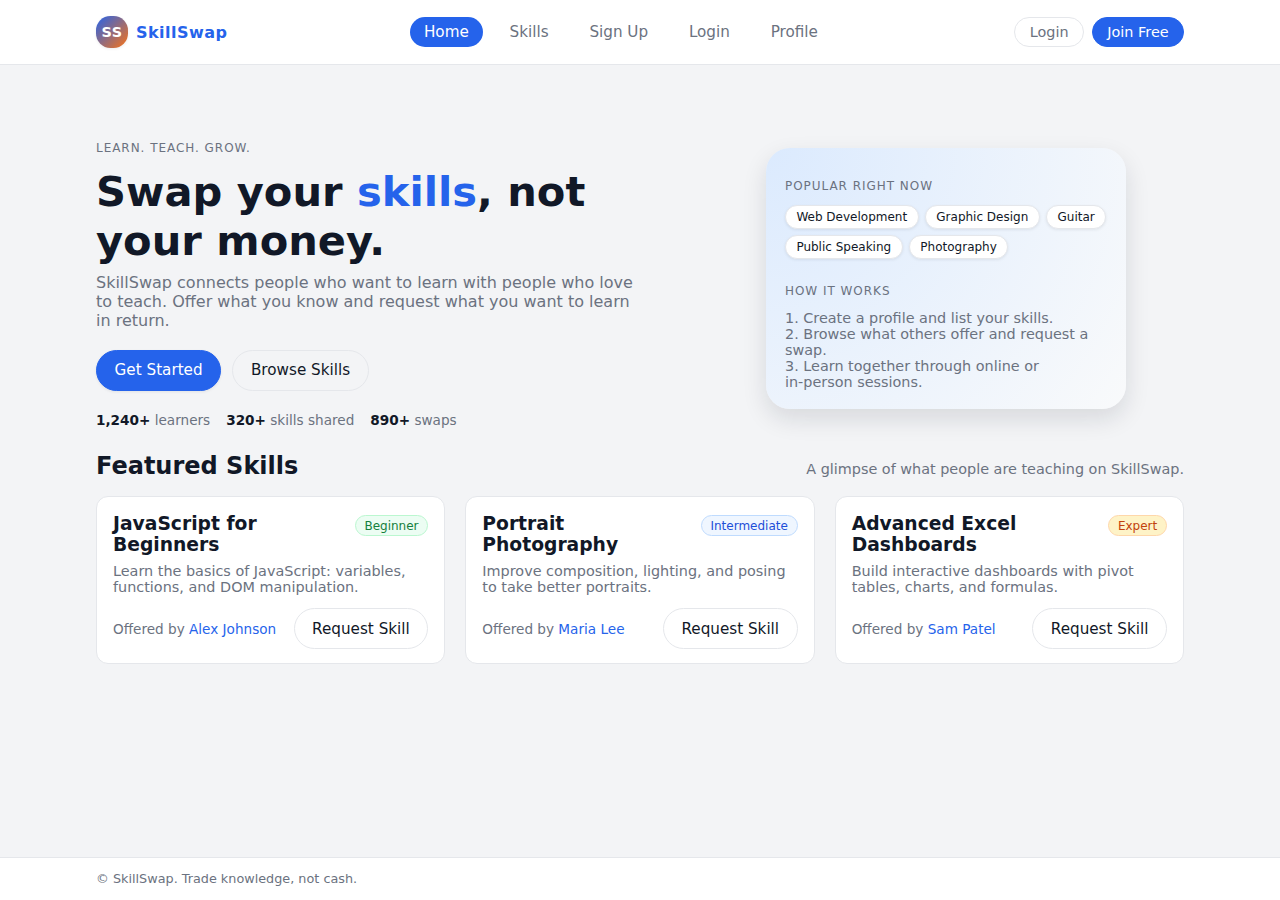
<file: index.html>
<!DOCTYPE html>
<html lang="en-US">
  <head>
    <meta charset="UTF-8" />
    <title>SkillSwap – Trade Skills, Learn Together</title>
    <meta name="viewport" content="width=device-width, initial-scale=1" />
    <link rel="stylesheet" href="styles.css" />
  </head>
  <body>
    <div class="page-wrapper">
      <header class="site-header">
        <div class="container navbar">
          <a href="index.html" class="brand">
            <div class="brand-logo">SS</div>
            <span>SkillSwap</span>
          </a>

          <nav class="nav-links">
            <a href="index.html" class="active">Home</a>
            <a href="skills.html">Skills</a>
            <a href="signup.html">Sign Up</a>
            <a href="login.html">Login</a>
            <!-- Placeholder: Show Profile only when user is logged in -->
            <a href="profile.html">Profile</a>
          </nav>

          <div class="nav-auth">
            <!-- Placeholder: replace with PHP condition for logged in/out -->
            <a href="login.html" class="btn-link outline">Login</a>
            <a href="signup.html" class="btn-link solid">Join Free</a>
          </div>
        </div>
      </header>

      <main class="main-content">
        <div class="container">
          <section class="hero">
            <div>
              <p class="hero-tag">Learn. Teach. Grow.</p>
              <h1 class="hero-title">
                Swap your <span class="hero-highlight">skills</span>, not your
                money.
              </h1>
              <p class="hero-subtitle">
                SkillSwap connects people who want to learn with people who love
                to teach. Offer what you know and request what you want to learn
                in return.
              </p>

              <div class="hero-actions">
                <a href="signup.html" class="btn btn-primary">Get Started</a>
                <a href="skills.html" class="btn btn-outline">Browse Skills</a>
              </div>

              <div class="hero-meta">
                <!-- Placeholders for dynamic stats -->
                <span class="hero-meta-item">
                  <strong><!-- PHP: total users -->1,240+</strong> learners
                </span>
                <span class="hero-meta-item">
                  <strong><!-- PHP: total skills -->320+</strong> skills shared
                </span>
                <span class="hero-meta-item">
                  <strong><!-- PHP: exchanges completed -->890+</strong> swaps
                </span>
              </div>
            </div>

            <aside class="hero-visual" aria-hidden="true">
              <div>
                <p class="hero-tag">Popular right now</p>
                <div class="hero-skill-badges">
                  <span class="hero-skill-badge">Web Development</span>
                  <span class="hero-skill-badge">Graphic Design</span>
                  <span class="hero-skill-badge">Guitar</span>
                  <span class="hero-skill-badge">Public Speaking</span>
                  <span class="hero-skill-badge">Photography</span>
                </div>
              </div>
              <div>
                <p class="hero-tag">How it works</p>
                <p class="text-muted" style="font-size: 0.9rem; margin: 0">
                  1. Create a profile and list your skills.<br />
                  2. Browse what others offer and request a swap.<br />
                  3. Learn together through online or in‑person sessions.
                </p>
              </div>
            </aside>
          </section>

          <section class="section">
            <div class="section-header">
              <h2 class="section-title">Featured Skills</h2>
              <p class="section-subtitle">
                <!-- Placeholder: dynamically show total count -->
                A glimpse of what people are teaching on SkillSwap.
              </p>
            </div>

            <div class="skills-grid">
              <!-- Example static cards – replace loop with PHP later -->
              <article class="skill-card">
                <div class="skill-header">
                  <h3 class="skill-name">JavaScript for Beginners</h3>
                  <span class="skill-level beginner">Beginner</span>
                </div>
                <p class="skill-description">
                  Learn the basics of JavaScript: variables, functions, and DOM
                  manipulation.
                </p>
                <div class="skill-footer">
                  <div class="skill-owner">
                    <!-- Placeholder: user profile link -->
                    Offered by <a href="profile.html">Alex Johnson</a>
                  </div>
                  <a href="login.html" class="btn btn-outline">Request Skill</a>
                </div>
              </article>

              <article class="skill-card">
                <div class="skill-header">
                  <h3 class="skill-name">Portrait Photography</h3>
                  <span class="skill-level intermediate">Intermediate</span>
                </div>
                <p class="skill-description">
                  Improve composition, lighting, and posing to take better
                  portraits.
                </p>
                <div class="skill-footer">
                  <div class="skill-owner">
                    Offered by <a href="profile.html">Maria Lee</a>
                  </div>
                  <a href="login.html" class="btn btn-outline">Request Skill</a>
                </div>
              </article>

              <article class="skill-card">
                <div class="skill-header">
                  <h3 class="skill-name">Advanced Excel Dashboards</h3>
                  <span class="skill-level expert">Expert</span>
                </div>
                <p class="skill-description">
                  Build interactive dashboards with pivot tables, charts, and
                  formulas.
                </p>
                <div class="skill-footer">
                  <div class="skill-owner">
                    Offered by <a href="profile.html">Sam Patel</a>
                  </div>
                  <a href="login.html" class="btn btn-outline">Request Skill</a>
                </div>
              </article>
            </div>
          </section>
        </div>
      </main>

      <footer class="site-footer">
        <div class="container">
          <!-- Placeholder: current year via PHP -->
          &copy;
          <!-- <?php echo date('Y'); ?> -->
          SkillSwap. Trade knowledge, not cash.
        </div>
      </footer>
    </div>
  </body>
</html>
</file>
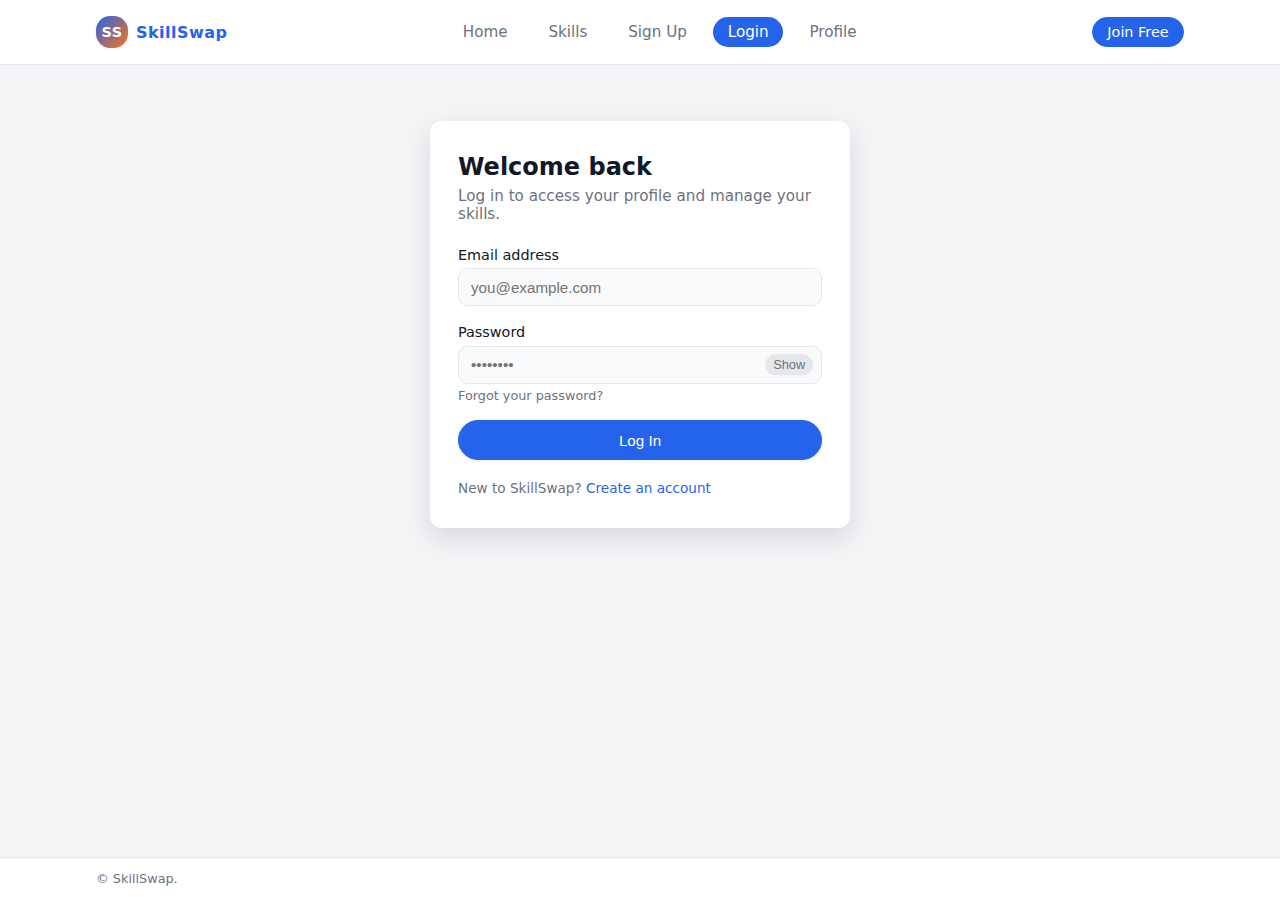
<file: login.html>
<!DOCTYPE html>
<html lang="en-US">
  <head>
    <meta charset="UTF-8" />
    <title>Login – SkillSwap</title>
    <meta name="viewport" content="width=device-width, initial-scale=1" />
    <link rel="stylesheet" href="styles.css" />
  </head>
  <body>
    <div class="page-wrapper">
      <header class="site-header">
        <div class="container navbar">
          <a href="index.html" class="brand">
            <div class="brand-logo">SS</div>
            <span>SkillSwap</span>
          </a>

          <nav class="nav-links">
            <a href="index.html">Home</a>
            <a href="skills.html">Skills</a>
            <a href="signup.html">Sign Up</a>
            <a href="login.html" class="active">Login</a>
            <a href="profile.html">Profile</a>
          </nav>

          <div class="nav-auth">
            <a href="signup.html" class="btn-link solid">Join Free</a>
          </div>
        </div>
      </header>

      <main class="main-content">
        <div class="container">
          <section class="form-card">
            <h1 class="form-title">Welcome back</h1>
            <p class="form-subtitle">
              Log in to access your profile and manage your skills.
            </p>

            <!-- Placeholder: add PHP action and error messages -->
            <form method="post" action="<!-- login.php -->">
              <div class="form-group">
                <label for="email" class="form-label">Email address</label>
                <input
                  type="email"
                  id="email"
                  name="email"
                  class="form-input"
                  placeholder="you@example.com"
                  required
                />
              </div>

              <div class="form-group">
                <label for="password" class="form-label">Password</label>
                <div class="password-wrapper">
                  <input
                    type="password"
                    id="password"
                    name="password"
                    class="form-input"
                    placeholder="••••••••"
                    required
                  />
                  <!-- Placeholder: show/hide password button to be wired with JS later -->
                  <button type="button" class="password-toggle">Show</button>
                </div>
                <p class="form-help">Forgot your password?</p>
              </div>

              <button type="submit" class="btn btn-primary" style="width: 100%">
                Log In
              </button>

              <div class="form-footer">
                New to SkillSwap?
                <a href="signup.html">Create an account</a>
              </div>
            </form>
          </section>
        </div>
      </main>

      <footer class="site-footer">
        <div class="container">&copy; SkillSwap.</div>
      </footer>
    </div>
  </body>
</html>

<script>
  document.querySelectorAll(".password-toggle").forEach((button) => {
    button.addEventListener("click", () => {
      const input = button.closest(".password-wrapper").querySelector("input");
      if (input.type === "password") {
        input.type = "text";
        button.textContent = "Hide";
      } else {
        input.type = "password";
        button.textContent = "Show";
      }
    });
  });
</script>
</file>
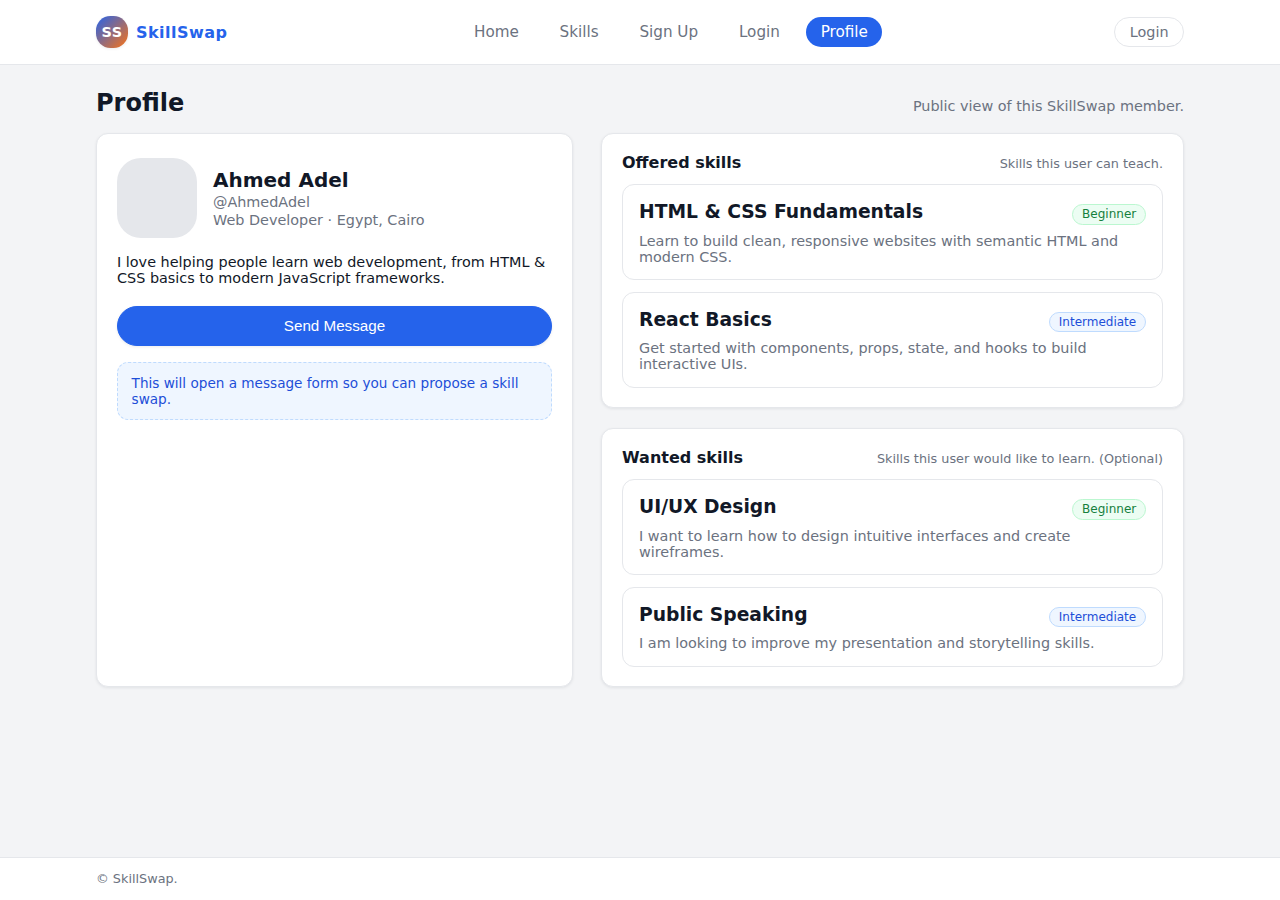
<file: profile.html>
<!DOCTYPE html>
<html lang="en-US">
  <head>
    <meta charset="UTF-8" />
    <title>User Profile – SkillSwap</title>
    <meta name="viewport" content="width=device-width, initial-scale=1" />
    <link rel="stylesheet" href="styles.css" />
  </head>
  <body>
    <div class="page-wrapper">
      <header class="site-header">
        <div class="container navbar">
          <a href="index.html" class="brand">
            <div class="brand-logo">SS</div>
            <span>SkillSwap</span>
          </a>

          <nav class="nav-links">
            <a href="index.html">Home</a>
            <a href="skills.html">Skills</a>
            <a href="signup.html">Sign Up</a>
            <a href="login.html">Login</a>
            <a href="profile.html" class="active">Profile</a>
          </nav>

          <div class="nav-auth">
            <!-- Placeholder: show different buttons when user is logged in -->
            <a href="login.html" class="btn-link outline">Login</a>
          </div>
        </div>
      </header>

      <main class="main-content">
        <div class="container">
          <section class="section">
            <div class="section-header">
              <h1 class="section-title">Profile</h1>
              <p class="section-subtitle">
                <!-- Placeholder: show username dynamically -->
                Public view of this SkillSwap member.
              </p>
            </div>

            <div class="profile-layout">
              <!-- Sidebar: user basic info -->
              <aside class="profile-sidebar">
                <div class="profile-header">
                  <div class="profile-avatar"></div>
                  <div class="profile-meta">
                    <div class="profile-name">
                      <!-- Placeholder: user full name -->
                      Ahmed Adel
                    </div>
                    <div class="profile-username">
                      <!-- Placeholder: username -->
                      @AhmedAdel
                    </div>
                    <div class="profile-occupation">
                      <!-- Placeholder: occupation -->
                      Web Developer · Egypt, Cairo
                    </div>
                  </div>
                </div>

                <p class="profile-bio">
                  <!-- Placeholder: user bio -->
                  I love helping people learn web development, from HTML &amp;
                  CSS basics to modern JavaScript frameworks.
                </p>

                <div class="profile-actions">
                  <!-- Button to send a message to this user -->
                  <button
                    type="button"
                    class="btn btn-primary"
                    style="width: 100%"
                  >
                    Send Message
                  </button>
                  <div class="message-box">
                    <!-- Placeholder: link or modal trigger for messaging -->
                    This will open a message form so you can propose a skill
                    swap.
                  </div>
                </div>
              </aside>

              <!-- Main content: offered and wanted skills -->
              <div class="profile-main">
                <section class="profile-section">
                  <div class="profile-section-header">
                    <h2 class="profile-section-title">Offered skills</h2>
                    <p class="profile-section-subtitle">
                      <!-- Placeholder: dynamic count -->
                      Skills this user can teach.
                    </p>
                  </div>

                  <div class="profile-skills-list">
                    <!-- Example static entries – replace with PHP loop -->
                    <article class="skill-card">
                      <div class="skill-header">
                        <h3 class="skill-name">HTML &amp; CSS Fundamentals</h3>
                        <span class="skill-level beginner">Beginner</span>
                      </div>
                      <p class="skill-description">
                        Learn to build clean, responsive websites with semantic
                        HTML and modern CSS.
                      </p>
                    </article>

                    <article class="skill-card">
                      <div class="skill-header">
                        <h3 class="skill-name">React Basics</h3>
                        <span class="skill-level intermediate"
                          >Intermediate</span
                        >
                      </div>
                      <p class="skill-description">
                        Get started with components, props, state, and hooks to
                        build interactive UIs.
                      </p>
                    </article>
                  </div>
                </section>

                <section class="profile-section">
                  <div class="profile-section-header">
                    <h2 class="profile-section-title">Wanted skills</h2>
                    <p class="profile-section-subtitle">
                      Skills this user would like to learn. (Optional)
                    </p>
                  </div>

                  <!-- Placeholder: If no wanted skills, show a message -->
                  <div class="profile-skills-list">
                    <!-- Example static "wanted" skills – replace with PHP loop -->
                    <article class="skill-card">
                      <div class="skill-header">
                        <h3 class="skill-name">UI/UX Design</h3>
                        <span class="skill-level beginner">Beginner</span>
                      </div>
                      <p class="skill-description">
                        I want to learn how to design intuitive interfaces and
                        create wireframes.
                      </p>
                    </article>

                    <article class="skill-card">
                      <div class="skill-header">
                        <h3 class="skill-name">Public Speaking</h3>
                        <span class="skill-level intermediate"
                          >Intermediate</span
                        >
                      </div>
                      <p class="skill-description">
                        I am looking to improve my presentation and storytelling
                        skills.
                      </p>
                    </article>
                  </div>
                </section>
              </div>
            </div>
          </section>
        </div>
      </main>

      <footer class="site-footer">
        <div class="container">&copy; SkillSwap.</div>
      </footer>
    </div>
  </body>
</html>
</file>
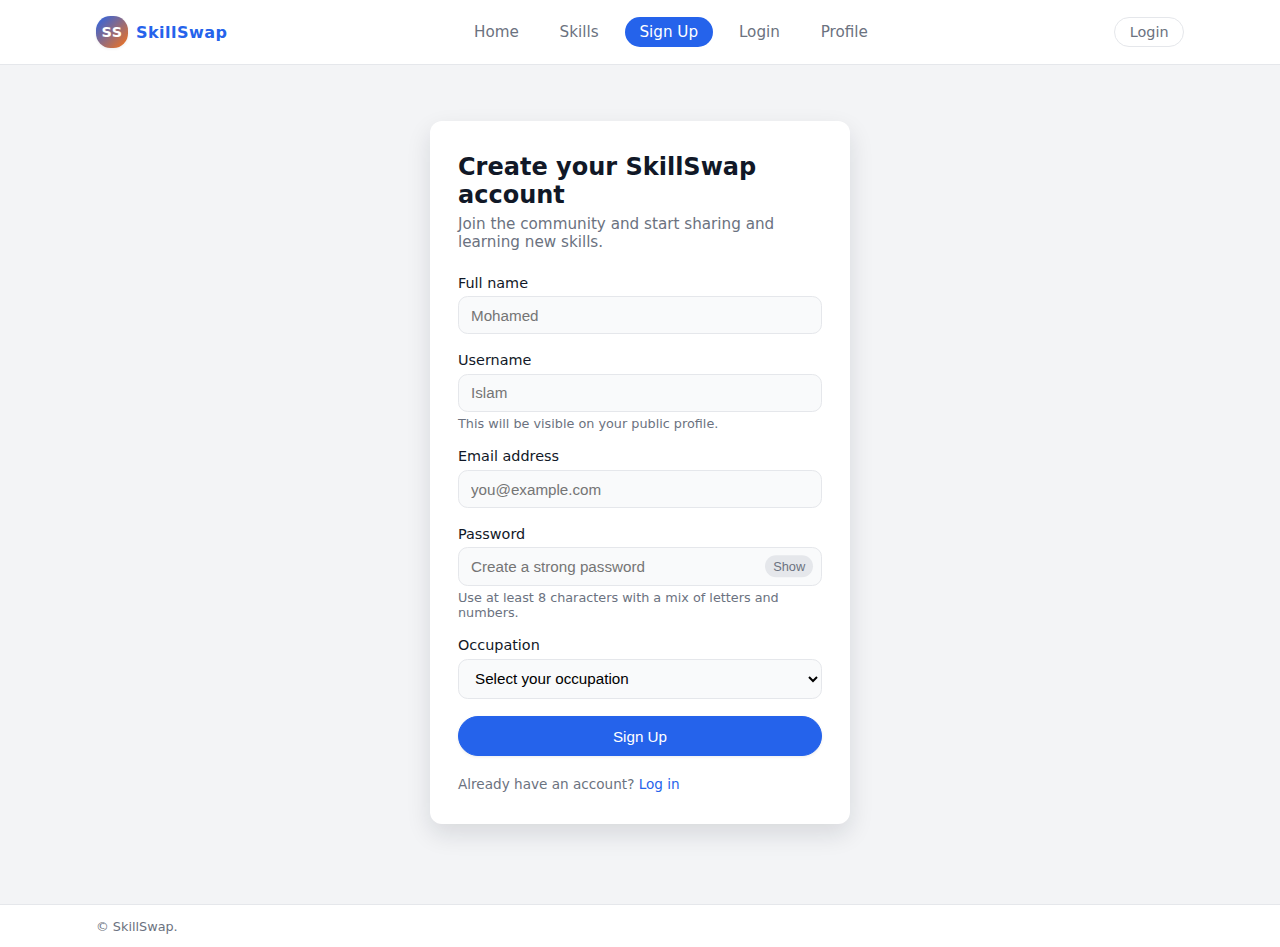
<file: signup.html>
<!DOCTYPE html>
<html lang="en-US">
  <head>
    <meta charset="UTF-8" />
    <title>Sign Up – SkillSwap</title>
    <meta name="viewport" content="width=device-width, initial-scale=1" />
    <link rel="stylesheet" href="styles.css" />
  </head>
  <body>
    <div class="page-wrapper">
      <header class="site-header">
        <div class="container navbar">
          <a href="index.html" class="brand">
            <div class="brand-logo">SS</div>
            <span>SkillSwap</span>
          </a>

          <nav class="nav-links">
            <a href="index.html">Home</a>
            <a href="skills.html">Skills</a>
            <a href="signup.html" class="active">Sign Up</a>
            <a href="login.html">Login</a>
            <a href="profile.html">Profile</a>
          </nav>

          <div class="nav-auth">
            <a href="login.html" class="btn-link outline">Login</a>
          </div>
        </div>
      </header>

      <main class="main-content">
        <div class="container">
          <section class="form-card">
            <h1 class="form-title">Create your SkillSwap account</h1>
            <p class="form-subtitle">
              Join the community and start sharing and learning new skills.
            </p>

            <!-- Placeholder: add PHP action and server-side validation -->
            <form method="post" action="<!-- signup.php -->">
              <div class="form-group">
                <label for="name" class="form-label">Full name</label>
                <input
                  type="text"
                  id="name"
                  name="name"
                  class="form-input"
                  placeholder="Mohamed"
                  required
                />
              </div>

              <div class="form-group">
                <label for="username" class="form-label">Username</label>
                <input
                  type="text"
                  id="username"
                  name="username"
                  class="form-input"
                  placeholder="Islam"
                  required
                />
                <p class="form-help">
                  This will be visible on your public profile.
                </p>
              </div>

              <div class="form-group">
                <label for="signup-email" class="form-label"
                  >Email address</label
                >
                <input
                  type="email"
                  id="signup-email"
                  name="email"
                  class="form-input"
                  placeholder="you@example.com"
                  required
                />
              </div>

              <div class="form-group">
                <label for="signup-password" class="form-label">Password</label>
                <div class="password-wrapper">
                  <input
                    type="password"
                    id="signup-password"
                    name="password"
                    class="form-input"
                    placeholder="Create a strong password"
                    required
                  />
                  <button type="button" class="password-toggle">Show</button>
                </div>
                <p class="form-help">
                  Use at least 8 characters with a mix of letters and numbers.
                </p>
              </div>

              <div class="form-group">
                <label for="occupation" class="form-label">Occupation</label>
                <select
                  id="occupation"
                  name="occupation"
                  class="form-select"
                  required
                >
                  <!-- Placeholder: populate options dynamically from DB if needed -->
                  <option value="">Select your occupation</option>
                  <option value="student">Student</option>
                  <option value="developer">Developer</option>
                  <option value="designer">Designer</option>
                  <option value="teacher">Teacher</option>
                  <option value="freelancer">Freelancer</option>
                  <option value="other">Other</option>
                </select>
              </div>

              <button type="submit" class="btn btn-primary" style="width: 100%">
                Sign Up
              </button>

              <div class="form-footer">
                Already have an account?
                <a href="login.html">Log in</a>
              </div>
            </form>
          </section>
        </div>
      </main>

      <footer class="site-footer">
        <div class="container">&copy; SkillSwap.</div>
      </footer>
    </div>
  </body>
</html>

<script>
  document.querySelectorAll(".password-toggle").forEach((button) => {
    button.addEventListener("click", () => {
      const input = button.closest(".password-wrapper").querySelector("input");
      if (input.type === "password") {
        input.type = "text";
        button.textContent = "Hide";
      } else {
        input.type = "password";
        button.textContent = "Show";
      }
    });
  });
</script>
</file>
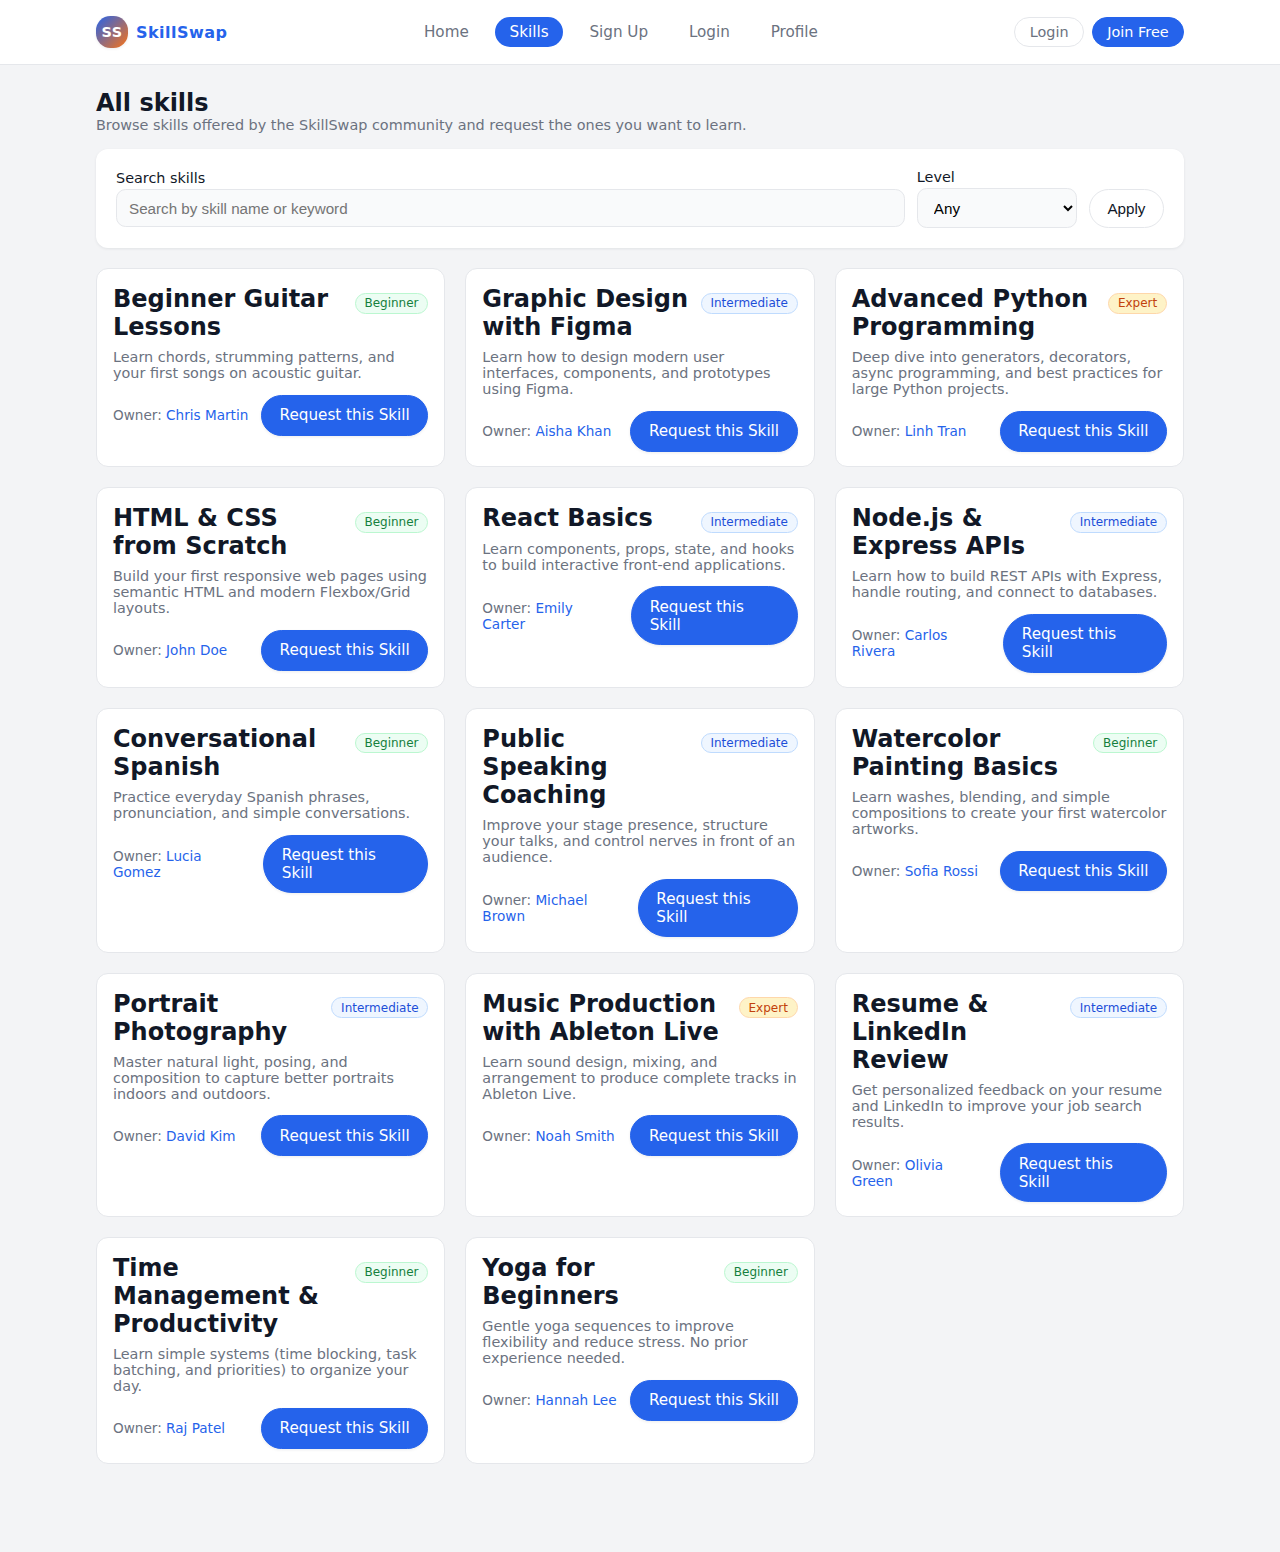
<file: skills.html>
<!DOCTYPE html>
<html lang="en-US">
  <head>
    <meta charset="UTF-8" />
    <title>Browse Skills – SkillSwap</title>
    <meta name="viewport" content="width=device-width, initial-scale=1" />
    <link rel="stylesheet" href="styles.css" />
  </head>
  <body>
    <div class="page-wrapper">
      <header class="site-header">
        <div class="container navbar">
          <a href="index.html" class="brand">
            <div class="brand-logo">SS</div>
            <span>SkillSwap</span>
          </a>

          <nav class="nav-links">
            <a href="index.html">Home</a>
            <a href="skills.html" class="active">Skills</a>
            <a href="signup.html">Sign Up</a>
            <a href="login.html">Login</a>
            <a href="profile.html">Profile</a>
          </nav>

          <div class="nav-auth">
            <a href="login.html" class="btn-link outline">Login</a>
            <a href="signup.html" class="btn-link solid">Join Free</a>
          </div>
        </div>
      </header>

      <main class="main-content">
        <div class="container">
          <section class="section">
            <div class="section-header">
              <div>
                <h1 class="section-title">All skills</h1>
                <p class="section-subtitle">
                  Browse skills offered by the SkillSwap community and request
                  the ones you want to learn.
                </p>
              </div>
              <!-- Placeholder: filters/sorting to be implemented with PHP/JS later -->
            </div>

            <!-- Simple search / filter (static for now) -->
            <div class="card" style="margin-bottom: 1.25rem">
              <form>
                <div
                  style="
                    display: flex;
                    flex-wrap: wrap;
                    gap: 0.75rem;
                    align-items: center;
                  "
                >
                  <div style="flex: 1 1 200px">
                    <label
                      for="search"
                      class="form-label"
                      style="margin-bottom: 0.2rem"
                    >
                      Search skills
                    </label>
                    <input
                      type="text"
                      id="search"
                      name="q"
                      class="form-input"
                      placeholder="Search by skill name or keyword"
                    />
                  </div>
                  <div style="flex: 0 0 160px">
                    <label
                      for="level-filter"
                      class="form-label"
                      style="margin-bottom: 0.2rem"
                    >
                      Level
                    </label>
                    <select id="level-filter" name="level" class="form-select">
                      <option value="">Any</option>
                      <option value="beginner">Beginner</option>
                      <option value="intermediate">Intermediate</option>
                      <option value="expert">Expert</option>
                    </select>
                  </div>
                  <div style="flex: 0 0 auto; align-self: flex-end">
                    <button type="submit" class="btn btn-outline">Apply</button>
                  </div>
                </div>
              </form>
            </div>

            <!-- Skills listing -->
            <div class="skills-grid">
              <!-- NOTE:
               These are static example cards.
               Later you can loop over skills from the database with PHP.
          -->

              <!-- Web / Tech -->
              <article class="skill-card">
                <div class="skill-header">
                  <h2 class="skill-name">Beginner Guitar Lessons</h2>
                  <span class="skill-level beginner">Beginner</span>
                </div>
                <p class="skill-description">
                  Learn chords, strumming patterns, and your first songs on
                  acoustic guitar.
                </p>
                <div class="skill-footer">
                  <div class="skill-owner">
                    Owner:
                    <a href="profile.html">Chris Martin</a>
                  </div>
                  <a href="login.html" class="btn btn-primary"
                    >Request this Skill</a
                  >
                </div>
              </article>

              <article class="skill-card">
                <div class="skill-header">
                  <h2 class="skill-name">Graphic Design with Figma</h2>
                  <span class="skill-level intermediate">Intermediate</span>
                </div>
                <p class="skill-description">
                  Learn how to design modern user interfaces, components, and
                  prototypes using Figma.
                </p>
                <div class="skill-footer">
                  <div class="skill-owner">
                    Owner:
                    <a href="profile.html">Aisha Khan</a>
                  </div>
                  <a href="login.html" class="btn btn-primary"
                    >Request this Skill</a
                  >
                </div>
              </article>

              <article class="skill-card">
                <div class="skill-header">
                  <h2 class="skill-name">Advanced Python Programming</h2>
                  <span class="skill-level expert">Expert</span>
                </div>
                <p class="skill-description">
                  Deep dive into generators, decorators, async programming, and
                  best practices for large Python projects.
                </p>
                <div class="skill-footer">
                  <div class="skill-owner">
                    Owner:
                    <a href="profile.html">Linh Tran</a>
                  </div>
                  <a href="login.html" class="btn btn-primary"
                    >Request this Skill</a
                  >
                </div>
              </article>

              <article class="skill-card">
                <div class="skill-header">
                  <h2 class="skill-name">HTML &amp; CSS from Scratch</h2>
                  <span class="skill-level beginner">Beginner</span>
                </div>
                <p class="skill-description">
                  Build your first responsive web pages using semantic HTML and
                  modern Flexbox/Grid layouts.
                </p>
                <div class="skill-footer">
                  <div class="skill-owner">
                    Owner:
                    <a href="profile.html">John Doe</a>
                  </div>
                  <a href="login.html" class="btn btn-primary"
                    >Request this Skill</a
                  >
                </div>
              </article>

              <article class="skill-card">
                <div class="skill-header">
                  <h2 class="skill-name">React Basics</h2>
                  <span class="skill-level intermediate">Intermediate</span>
                </div>
                <p class="skill-description">
                  Learn components, props, state, and hooks to build interactive
                  front-end applications.
                </p>
                <div class="skill-footer">
                  <div class="skill-owner">
                    Owner:
                    <a href="profile.html">Emily Carter</a>
                  </div>
                  <a href="login.html" class="btn btn-primary"
                    >Request this Skill</a
                  >
                </div>
              </article>

              <article class="skill-card">
                <div class="skill-header">
                  <h2 class="skill-name">Node.js &amp; Express APIs</h2>
                  <span class="skill-level intermediate">Intermediate</span>
                </div>
                <p class="skill-description">
                  Learn how to build REST APIs with Express, handle routing, and
                  connect to databases.
                </p>
                <div class="skill-footer">
                  <div class="skill-owner">
                    Owner:
                    <a href="profile.html">Carlos Rivera</a>
                  </div>
                  <a href="login.html" class="btn btn-primary"
                    >Request this Skill</a
                  >
                </div>
              </article>

              <!-- Language / Communication -->
              <article class="skill-card">
                <div class="skill-header">
                  <h2 class="skill-name">Conversational Spanish</h2>
                  <span class="skill-level beginner">Beginner</span>
                </div>
                <p class="skill-description">
                  Practice everyday Spanish phrases, pronunciation, and simple
                  conversations.
                </p>
                <div class="skill-footer">
                  <div class="skill-owner">
                    Owner:
                    <a href="profile.html">Lucia Gomez</a>
                  </div>
                  <a href="login.html" class="btn btn-primary"
                    >Request this Skill</a
                  >
                </div>
              </article>

              <article class="skill-card">
                <div class="skill-header">
                  <h2 class="skill-name">Public Speaking Coaching</h2>
                  <span class="skill-level intermediate">Intermediate</span>
                </div>
                <p class="skill-description">
                  Improve your stage presence, structure your talks, and control
                  nerves in front of an audience.
                </p>
                <div class="skill-footer">
                  <div class="skill-owner">
                    Owner:
                    <a href="profile.html">Michael Brown</a>
                  </div>
                  <a href="login.html" class="btn btn-primary"
                    >Request this Skill</a
                  >
                </div>
              </article>

              <!-- Creative / Hobbies -->
              <article class="skill-card">
                <div class="skill-header">
                  <h2 class="skill-name">Watercolor Painting Basics</h2>
                  <span class="skill-level beginner">Beginner</span>
                </div>
                <p class="skill-description">
                  Learn washes, blending, and simple compositions to create your
                  first watercolor artworks.
                </p>
                <div class="skill-footer">
                  <div class="skill-owner">
                    Owner:
                    <a href="profile.html">Sofia Rossi</a>
                  </div>
                  <a href="login.html" class="btn btn-primary"
                    >Request this Skill</a
                  >
                </div>
              </article>

              <article class="skill-card">
                <div class="skill-header">
                  <h2 class="skill-name">Portrait Photography</h2>
                  <span class="skill-level intermediate">Intermediate</span>
                </div>
                <p class="skill-description">
                  Master natural light, posing, and composition to capture
                  better portraits indoors and outdoors.
                </p>
                <div class="skill-footer">
                  <div class="skill-owner">
                    Owner:
                    <a href="profile.html">David Kim</a>
                  </div>
                  <a href="login.html" class="btn btn-primary"
                    >Request this Skill</a
                  >
                </div>
              </article>

              <article class="skill-card">
                <div class="skill-header">
                  <h2 class="skill-name">Music Production with Ableton Live</h2>
                  <span class="skill-level expert">Expert</span>
                </div>
                <p class="skill-description">
                  Learn sound design, mixing, and arrangement to produce
                  complete tracks in Ableton Live.
                </p>
                <div class="skill-footer">
                  <div class="skill-owner">
                    Owner:
                    <a href="profile.html">Noah Smith</a>
                  </div>
                  <a href="login.html" class="btn btn-primary"
                    >Request this Skill</a
                  >
                </div>
              </article>

              <!-- Productivity / Career -->
              <article class="skill-card">
                <div class="skill-header">
                  <h2 class="skill-name">Resume &amp; LinkedIn Review</h2>
                  <span class="skill-level intermediate">Intermediate</span>
                </div>
                <p class="skill-description">
                  Get personalized feedback on your resume and LinkedIn to
                  improve your job search results.
                </p>
                <div class="skill-footer">
                  <div class="skill-owner">
                    Owner:
                    <a href="profile.html">Olivia Green</a>
                  </div>
                  <a href="login.html" class="btn btn-primary"
                    >Request this Skill</a
                  >
                </div>
              </article>

              <article class="skill-card">
                <div class="skill-header">
                  <h2 class="skill-name">Time Management &amp; Productivity</h2>
                  <span class="skill-level beginner">Beginner</span>
                </div>
                <p class="skill-description">
                  Learn simple systems (time blocking, task batching, and
                  priorities) to organize your day.
                </p>
                <div class="skill-footer">
                  <div class="skill-owner">
                    Owner:
                    <a href="profile.html">Raj Patel</a>
                  </div>
                  <a href="login.html" class="btn btn-primary"
                    >Request this Skill</a
                  >
                </div>
              </article>

              <!-- Health / Lifestyle -->
              <article class="skill-card">
                <div class="skill-header">
                  <h2 class="skill-name">Yoga for Beginners</h2>
                  <span class="skill-level beginner">Beginner</span>
                </div>
                <p class="skill-description">
                  Gentle yoga sequences to improve flexibility and reduce
                  stress. No prior experience needed.
                </p>
                <div class="skill-footer">
                  <div class="skill-owner">
                    Owner:
                    <a href="profile.html">Hannah Lee</a>
                  </div>
                  <a href="login.html" class="btn btn-primary"
                    >Request this Skill</a
                  >
                </div>
              </article>
            </div>
          </section>
        </div>
      </main>
    </div>
  </body>
</html>
</file>
<file: styles.css>
/* ===========================
   Global Styles
   =========================== */
:root {
  --primary-color: #2563eb;
  --primary-dark: #1e40af;
  --accent-color: #f97316;
  --bg-color: #f3f4f6;
  --card-bg: #ffffff;
  --text-color: #111827;
  --muted-text: #6b7280;
  --border-color: #e5e7eb;
  --radius-md: 0.75rem;
  --radius-full: 999px;
  --shadow-sm: 0 1px 3px rgba(15, 23, 42, 0.08);
  --shadow-md: 0 10px 25px rgba(15, 23, 42, 0.12);
  --transition-fast: 0.2s ease;
  --max-width: 1120px;
  --nav-height: 4rem;
}

*,
*::before,
*::after {
  box-sizing: border-box;
}

html {
  scroll-behavior: smooth;
}

body {
  margin: 0;
  font-family: system-ui, -apple-system, BlinkMacSystemFont, "Segoe UI",
    sans-serif;
  background: var(--bg-color);
  color: var(--text-color);
}

/* ===========================
   Layout & Utility
   =========================== */

.page-wrapper {
  min-height: 100vh;
  display: flex;
  flex-direction: column;
}

.container {
  width: 100%;
  max-width: var(--max-width);
  margin: 0 auto;
  padding: 0 1rem;
}

.main-content {
  flex: 1;
  padding: 1.5rem 0 3rem;
}

.section {
  margin-bottom: 2.5rem;
}

.section-header {
  display: flex;
  align-items: baseline;
  justify-content: space-between;
  margin-bottom: 1rem;
  gap: 1rem;
}

.section-title {
  font-size: 1.5rem;
  margin: 0;
}

.section-subtitle {
  margin: 0;
  font-size: 0.9rem;
  color: var(--muted-text);
}

.text-muted {
  color: var(--muted-text);
}

/* ===========================
   Header & Navigation
   =========================== */

.site-header {
  background: #ffffff;
  border-bottom: 1px solid var(--border-color);
  position: sticky;
  top: 0;
  z-index: 50;
}

.navbar {
  display: flex;
  align-items: center;
  justify-content: space-between;
  height: var(--nav-height);
  gap: 1.5rem;
}

.brand {
  display: flex;
  align-items: center;
  gap: 0.5rem;
  text-decoration: none;
  color: var(--primary-color);
  font-weight: 700;
  letter-spacing: 0.03em;
}

.brand-logo {
  width: 32px;
  height: 32px;
  border-radius: 0.9rem;
  background: linear-gradient(
    135deg,
    var(--primary-color),
    var(--accent-color)
  );
  display: flex;
  align-items: center;
  justify-content: center;
  color: #ffffff;
  font-size: 0.9rem;
  font-weight: 800;
  box-shadow: var(--shadow-sm);
}

.nav-links {
  display: flex;
  align-items: center;
  gap: 0.75rem;
  font-size: 0.95rem;
}

.nav-links a {
  text-decoration: none;
  color: var(--muted-text);
  padding: 0.35rem 0.9rem;
  border-radius: var(--radius-full);
  transition: background var(--transition-fast), color var(--transition-fast),
    transform var(--transition-fast);
}

.nav-links a:hover {
  background: #eff6ff;
  color: var(--primary-dark);
  transform: translateY(-1px);
}

.nav-links a.active {
  background: var(--primary-color);
  color: #ffffff;
}

.nav-auth {
  display: flex;
  align-items: center;
  gap: 0.5rem;
}

.btn-link {
  border-radius: var(--radius-full);
  padding: 0.35rem 0.9rem;
  border: 1px solid transparent;
  font-size: 0.9rem;
  cursor: pointer;
  text-decoration: none;
  transition: background var(--transition-fast), color var(--transition-fast),
    border-color var(--transition-fast), transform var(--transition-fast);
}

.btn-link.outline {
  border-color: var(--border-color);
  color: var(--muted-text);
  background: #ffffff;
}

.btn-link.outline:hover {
  border-color: var(--primary-color);
  color: var(--primary-dark);
  transform: translateY(-1px);
}

.btn-link.solid {
  background: var(--primary-color);
  color: #ffffff;
  border-color: var(--primary-color);
}

.btn-link.solid:hover {
  background: var(--primary-dark);
  border-color: var(--primary-dark);
  transform: translateY(-1px);
}

/* ===========================
   Buttons
   =========================== */

.btn {
  display: inline-flex;
  align-items: center;
  justify-content: center;
  gap: 0.35rem;
  padding: 0.65rem 1.1rem;
  border-radius: var(--radius-full);
  border: 1px solid transparent;
  font-size: 0.95rem;
  font-weight: 500;
  cursor: pointer;
  text-decoration: none;
  transition: background var(--transition-fast), color var(--transition-fast),
    border-color var(--transition-fast), box-shadow var(--transition-fast),
    transform var(--transition-fast);
}

.btn-primary {
  background: var(--primary-color);
  border-color: var(--primary-color);
  color: #ffffff;
  box-shadow: var(--shadow-sm);
}

.btn-primary:hover {
  background: var(--primary-dark);
  border-color: var(--primary-dark);
  box-shadow: var(--shadow-md);
  transform: translateY(-1px);
}

.btn-outline {
  background: transparent;
  border-color: var(--border-color);
  color: var(--text-color);
}

.btn-outline:hover {
  border-color: var(--primary-color);
  color: var(--primary-dark);
  background: #eff6ff;
}

.btn-ghost {
  background: transparent;
  border-color: transparent;
  color: var(--muted-text);
}

.btn-ghost:hover {
  background: #f9fafb;
  color: var(--text-color);
}

.password-toggle {
  position: absolute;
  right: 0.55rem;
  top: 50%;
  transform: translateY(-50%);
  font-size: 0.8rem;
  color: var(--muted-text);
  background: #e5e7eb;
  padding: 0.2rem 0.5rem;
  border-radius: 999px;
  border: none;
  cursor: pointer;
}

/* ===========================
   Forms
   =========================== */

.form-card {
  background: #ffffff;
  border-radius: var(--radius-md);
  padding: 2rem 1.75rem;
  max-width: 420px;
  margin: 2rem auto;
  box-shadow: var(--shadow-md);
}

.form-title {
  margin: 0 0 0.35rem;
  font-size: 1.5rem;
}

.form-subtitle {
  margin: 0 0 1.5rem;
  font-size: 0.95rem;
  color: var(--muted-text);
}

.form-group {
  margin-bottom: 1.1rem;
}

.form-label {
  display: block;
  margin-bottom: 0.35rem;
  font-size: 0.9rem;
  font-weight: 500;
}

.form-input,
.form-select,
.form-textarea {
  width: 100%;
  padding: 0.6rem 0.75rem;
  border-radius: 0.6rem;
  border: 1px solid var(--border-color);
  font-size: 0.95rem;
  outline: none;
  transition: border-color var(--transition-fast),
    box-shadow var(--transition-fast), background var(--transition-fast);
  background: #f9fafb;
}

.form-input:focus,
.form-select:focus,
.form-textarea:focus {
  border-color: var(--primary-color);
  box-shadow: 0 0 0 1px rgba(37, 99, 235, 0.25);
  background: #ffffff;
}

.form-textarea {
  min-height: 90px;
  resize: vertical;
}

.form-help {
  margin-top: 0.25rem;
  font-size: 0.8rem;
  color: var(--muted-text);
}

.form-footer {
  margin-top: 1.25rem;
  font-size: 0.85rem;
  color: var(--muted-text);
}

.form-footer a {
  color: var(--primary-color);
  text-decoration: none;
}

.form-footer a:hover {
  text-decoration: underline;
}

/* Password field with show/hide button placeholder styling */
.password-wrapper {
  position: relative;
}

.password-toggle-placeholder {
  position: absolute;
  right: 0.55rem;
  top: 50%;
  transform: translateY(-50%);
  font-size: 0.8rem;
  color: var(--muted-text);
  background: #e5e7eb;
  padding: 0.2rem 0.5rem;
  border-radius: 999px;
  pointer-events: none; /* replaced later with real JS button */
}

/* ===========================
   Cards & Grids
   =========================== */

.card {
  background: var(--card-bg);
  border-radius: var(--radius-md);
  box-shadow: var(--shadow-sm);
  padding: 1.25rem 1.25rem;
}

.card-header {
  margin-bottom: 0.75rem;
}

.card-title {
  margin: 0;
  font-size: 1.1rem;
}

.card-subtitle {
  margin: 0.2rem 0 0;
  font-size: 0.85rem;
  color: var(--muted-text);
}

/* Skills Grid */
.skills-grid {
  display: grid;
  grid-template-columns: repeat(auto-fit, minmax(260px, 1fr));
  gap: 1.25rem;
}

.skill-card {
  background: #ffffff;
  border-radius: var(--radius-md);
  border: 1px solid var(--border-color);
  padding: 1rem 1rem 0.9rem;
  display: flex;
  flex-direction: column;
  gap: 0.5rem;
  transition: box-shadow var(--transition-fast),
    transform var(--transition-fast), border-color var(--transition-fast);
}

.skill-card:hover {
  border-color: rgba(37, 99, 235, 0.45);
  box-shadow: var(--shadow-md);
  transform: translateY(-2px);
}

.skill-header {
  display: flex;
  justify-content: space-between;
  align-items: baseline;
  gap: 0.5rem;
}

.skill-name {
  font-weight: 600;
  margin: 0;
}

.skill-level {
  font-size: 0.75rem;
  padding: 0.15rem 0.55rem;
  border-radius: 999px;
  border: 1px solid var(--border-color);
  color: var(--muted-text);
}

/* Level colors */
.skill-level.beginner {
  background: #ecfdf3;
  border-color: #bbf7d0;
  color: #15803d;
}

.skill-level.intermediate {
  background: #eff6ff;
  border-color: #bfdbfe;
  color: #1d4ed8;
}

.skill-level.expert {
  background: #fef3c7;
  border-color: #fed7aa;
  color: #c2410c;
}

.skill-description {
  margin: 0;
  font-size: 0.9rem;
  color: var(--muted-text);
}

.skill-footer {
  display: flex;
  justify-content: space-between;
  align-items: center;
  gap: 0.75rem;
  margin-top: 0.35rem;
}

.skill-owner {
  font-size: 0.85rem;
  color: var(--muted-text);
}

.skill-owner a {
  color: var(--primary-color);
  text-decoration: none;
  font-weight: 500;
}

.skill-owner a:hover {
  text-decoration: underline;
}

/* ===========================
   Home: Hero & Highlights
   =========================== */

.hero {
  display: grid;
  grid-template-columns: minmax(0, 1.2fr) minmax(0, 1fr);
  gap: 2.5rem;
  align-items: center;
  padding: 2.5rem 0 1.5rem;
}

.hero-title {
  font-size: clamp(2rem, 3.3vw, 2.6rem);
  margin: 0 0 0.5rem;
}

.hero-highlight {
  color: var(--primary-color);
}

.hero-subtitle {
  margin: 0 0 1.25rem;
  font-size: 1rem;
  color: var(--muted-text);
  max-width: 34rem;
}

.hero-actions {
  display: flex;
  flex-wrap: wrap;
  gap: 0.7rem;
  margin-bottom: 1.3rem;
}

.hero-meta {
  display: flex;
  flex-wrap: wrap;
  gap: 1rem;
  font-size: 0.85rem;
  color: var(--muted-text);
}

.hero-meta-item strong {
  color: var(--text-color);
}

.hero-visual {
  justify-self: center;
  width: 100%;
  max-width: 360px;
  background: radial-gradient(circle at top left, #dbeafe, #f9fafb);
  border-radius: 1.5rem;
  padding: 1.2rem;
  box-shadow: var(--shadow-md);
  display: grid;
  grid-template-rows: auto auto;
  gap: 0.8rem;
}

.hero-tag {
  font-size: 0.75rem;
  text-transform: uppercase;
  letter-spacing: 0.08em;
  color: var(--muted-text);
}

.hero-skill-badges {
  display: flex;
  flex-wrap: wrap;
  gap: 0.4rem;
}

.hero-skill-badge {
  font-size: 0.75rem;
  padding: 0.25rem 0.65rem;
  border-radius: 999px;
  background: #ffffff;
  border: 1px solid #e5e7eb;
  box-shadow: var(--shadow-sm);
}

/* ===========================
   Profile Layout
   =========================== */

.profile-layout {
  display: grid;
  grid-template-columns: minmax(0, 0.9fr) minmax(0, 1.1fr);
  gap: 1.75rem;
}

.profile-sidebar {
  background: #ffffff;
  border-radius: var(--radius-md);
  padding: 1.5rem 1.25rem;
  box-shadow: var(--shadow-sm);
  border: 1px solid var(--border-color);
}

.profile-main {
  display: flex;
  flex-direction: column;
  gap: 1.25rem;
}

.profile-header {
  display: flex;
  align-items: center;
  gap: 1rem;
  margin-bottom: 1rem;
}

.profile-avatar {
  width: 80px;
  height: 80px;
  border-radius: 1.5rem;
  background: #e5e7eb;
  display: flex;
  align-items: center;
  justify-content: center;
  font-size: 2.3rem;
  font-weight: 700;
  color: #9ca3af;
  overflow: hidden;
}

/* Placeholder for profile photo image */
.profile-avatar img {
  width: 100%;
  height: 100%;
  object-fit: cover;
  display: none; /* shown when user has uploaded a photo */
}

.profile-meta {
  display: flex;
  flex-direction: column;
  gap: 0.15rem;
}

.profile-name {
  font-size: 1.25rem;
  font-weight: 600;
}

.profile-username {
  font-size: 0.9rem;
  color: var(--muted-text);
}

.profile-occupation {
  font-size: 0.9rem;
  color: var(--muted-text);
}

.profile-bio {
  font-size: 0.9rem;
  color: var(--text-color);
  margin-top: 0.75rem;
}

.profile-actions {
  margin-top: 1.25rem;
}

.profile-section {
  background: #ffffff;
  border-radius: var(--radius-md);
  padding: 1.2rem 1.25rem;
  box-shadow: var(--shadow-sm);
  border: 1px solid var(--border-color);
}

.profile-section-header {
  display: flex;
  justify-content: space-between;
  align-items: baseline;
  margin-bottom: 0.75rem;
}

.profile-section-title {
  font-size: 1rem;
  margin: 0;
}

.profile-section-subtitle {
  font-size: 0.8rem;
  margin: 0;
  color: var(--muted-text);
}

/* Skill lists inside profile */
.profile-skills-list {
  display: grid;
  grid-template-columns: minmax(0, 1fr);
  gap: 0.75rem;
}

/* ===========================
   Simple Message CTA
   =========================== */

.message-box {
  margin-top: 1rem;
  padding: 0.75rem 0.85rem;
  border-radius: 0.7rem;
  background: #eff6ff;
  border: 1px dashed #bfdbfe;
  font-size: 0.85rem;
  color: #1d4ed8;
}

/* ===========================
   Footer
   =========================== */

.site-footer {
  border-top: 1px solid var(--border-color);
  background: #ffffff;
  padding: 0.85rem 0;
  font-size: 0.8rem;
  color: var(--muted-text);
}

/* ===========================
   Responsive
   =========================== */

@media (max-width: 880px) {
  .hero {
    grid-template-columns: minmax(0, 1fr);
    text-align: left;
  }

  .hero-visual {
    order: -1;
    max-width: 320px;
    width: 100%;
  }

  .profile-layout {
    grid-template-columns: minmax(0, 1fr);
  }
}

@media (max-width: 720px) {
  .navbar {
    flex-wrap: wrap;
    justify-content: center;
    gap: 0.6rem 1rem;
    padding: 0.4rem 0;
    height: auto;
  }

  .nav-links {
    order: 3;
    width: 100%;
    justify-content: center;
    flex-wrap: wrap;
  }

  .nav-auth {
    order: 2;
  }

  .form-card {
    margin: 1.5rem 0.75rem 2.5rem;
    padding: 1.5rem 1.3rem;
  }

  .main-content {
    padding-top: 1.25rem;
  }
}

@media (max-width: 480px) {
  .hero-actions {
    flex-direction: column;
    align-items: stretch;
  }

  .skill-footer {
    flex-direction: column;
    align-items: flex-start;
  }

  .profile-header {
    align-items: flex-start;
  }
}
</file>
